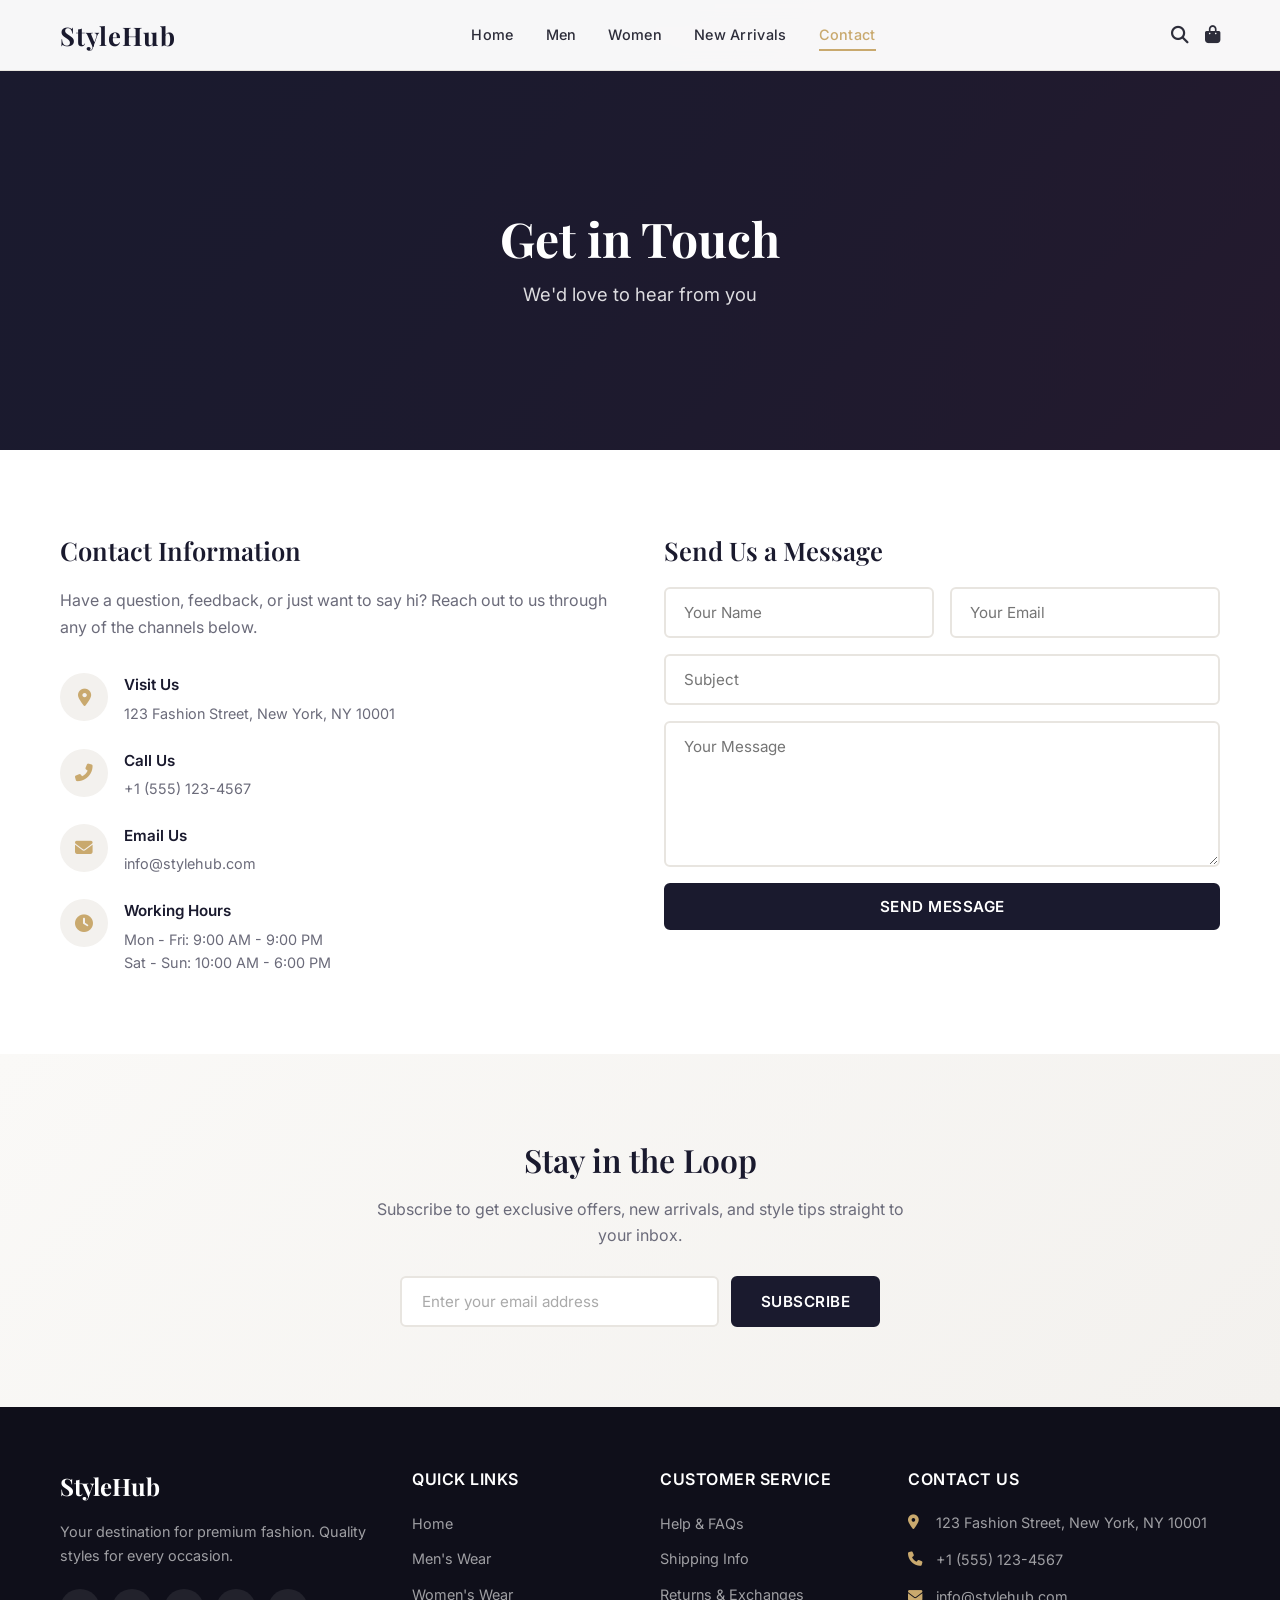
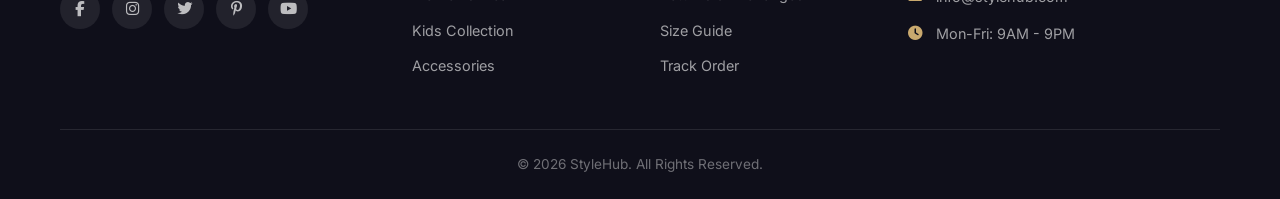
<file: contact.html>
<!DOCTYPE html>
<html lang="en">
<head>
  <meta charset="UTF-8">
  <meta name="viewport" content="width=device-width, initial-scale=1.0">
  <title>Contact Us - StyleHub</title>
  <link rel="preconnect" href="https://fonts.googleapis.com">
  <link rel="preconnect" href="https://fonts.gstatic.com" crossorigin>
  <link href="https://fonts.googleapis.com/css2?family=Inter:wght@300;400;500;600;700&family=Playfair+Display:wght@400;500;600;700&display=swap" rel="stylesheet">
  <link rel="stylesheet" href="https://cdnjs.cloudflare.com/ajax/libs/font-awesome/6.5.0/css/all.min.css">
  <link rel="stylesheet" href="style.css">
</head>
<body>

  <!-- Header -->
  <header class="header">
    <div class="container header__container">
      <a href="index.html" class="header__logo">StyleHub</a>
      <input type="checkbox" id="navToggle" class="nav-toggle" hidden>
      <nav class="header__nav">
        <ul class="header__nav-list">
          <li><a href="index.html" class="header__nav-link">Home</a></li>
          <li><a href="men.html" class="header__nav-link">Men</a></li>
          <li><a href="women.html" class="header__nav-link">Women</a></li>
          <li><a href="new-arrivals.html" class="header__nav-link">New Arrivals</a></li>
          <li><a href="contact.html" class="header__nav-link active">Contact</a></li>
        </ul>
      </nav>
      <div class="header__actions">
        <a href="#" class="header__icon"><i class="fas fa-search"></i></a>
        <a href="#" class="header__icon"><i class="fas fa-shopping-bag"></i></a>
        <label for="navToggle" class="header__menu-toggle" aria-label="Menu">
          <i class="fas fa-bars"></i>
        </label>
      </div>
    </div>
  </header>

  <!-- Page Hero -->
  <section class="page-hero page-hero--contact">
    <div class="page-hero__overlay"></div>
    <div class="container page-hero__container">
      <div class="page-hero__content">
        <h1 class="page-hero__title">Get in Touch</h1>
        <p class="page-hero__subtitle">We'd love to hear from you</p>
      </div>
    </div>
  </section>

  <!-- Contact Section -->
  <section class="contact section">
    <div class="container">
      <div class="contact__grid">
        <div class="contact__info">
          <h2 class="contact__heading">Contact Information</h2>
          <p class="contact__desc">Have a question, feedback, or just want to say hi? Reach out to us through any of the channels below.</p>
          <div class="contact__details">
            <div class="contact__item">
              <div class="contact__icon"><i class="fas fa-map-marker-alt"></i></div>
              <div>
                <h4>Visit Us</h4>
                <p>123 Fashion Street, New York, NY 10001</p>
              </div>
            </div>
            <div class="contact__item">
              <div class="contact__icon"><i class="fas fa-phone-alt"></i></div>
              <div>
                <h4>Call Us</h4>
                <p>+1 (555) 123-4567</p>
              </div>
            </div>
            <div class="contact__item">
              <div class="contact__icon"><i class="fas fa-envelope"></i></div>
              <div>
                <h4>Email Us</h4>
                <p>info@stylehub.com</p>
              </div>
            </div>
            <div class="contact__item">
              <div class="contact__icon"><i class="fas fa-clock"></i></div>
              <div>
                <h4>Working Hours</h4>
                <p>Mon - Fri: 9:00 AM - 9:00 PM<br>Sat - Sun: 10:00 AM - 6:00 PM</p>
              </div>
            </div>
          </div>
        </div>
        <div class="contact__form-wrapper">
          <h2 class="contact__heading">Send Us a Message</h2>
          <form class="contact__form">
            <div class="contact__form-row">
              <input type="text" class="contact__input" placeholder="Your Name" required>
              <input type="email" class="contact__input" placeholder="Your Email" required>
            </div>
            <input type="text" class="contact__input" placeholder="Subject">
            <textarea class="contact__textarea" placeholder="Your Message" rows="6" required></textarea>
            <button type="submit" class="btn btn--primary">Send Message</button>
          </form>
        </div>
      </div>
    </div>
  </section>

  <!-- Newsletter -->
  <section class="newsletter section">
    <div class="container">
      <div class="newsletter__content">
        <h2 class="newsletter__title">Stay in the Loop</h2>
        <p class="newsletter__desc">Subscribe to get exclusive offers, new arrivals, and style tips straight to your inbox.</p>
        <form class="newsletter__form">
          <input type="email" class="newsletter__input" placeholder="Enter your email address" required>
          <button type="submit" class="btn btn--primary">Subscribe</button>
        </form>
      </div>
    </div>
  </section>

  <!-- Footer -->
  <footer class="footer">
    <div class="container">
      <div class="footer__grid">
        <div class="footer__brand">
          <h3 class="footer__logo">StyleHub</h3>
          <p class="footer__desc">Your destination for premium fashion. Quality styles for every occasion.</p>
          <div class="footer__social">
            <a href="#" class="footer__social-link" aria-label="Facebook"><i class="fab fa-facebook-f"></i></a>
            <a href="#" class="footer__social-link" aria-label="Instagram"><i class="fab fa-instagram"></i></a>
            <a href="#" class="footer__social-link" aria-label="Twitter"><i class="fab fa-twitter"></i></a>
            <a href="#" class="footer__social-link" aria-label="Pinterest"><i class="fab fa-pinterest-p"></i></a>
            <a href="#" class="footer__social-link" aria-label="YouTube"><i class="fab fa-youtube"></i></a>
          </div>
        </div>
        <div class="footer__col">
          <h4 class="footer__heading">Quick Links</h4>
          <ul class="footer__links">
            <li><a href="index.html">Home</a></li>
            <li><a href="men.html">Men's Wear</a></li>
            <li><a href="women.html">Women's Wear</a></li>
            <li><a href="kids.html">Kids Collection</a></li>
            <li><a href="accessories.html">Accessories</a></li>
          </ul>
        </div>
        <div class="footer__col">
          <h4 class="footer__heading">Customer Service</h4>
          <ul class="footer__links">
            <li><a href="#">Help & FAQs</a></li>
            <li><a href="#">Shipping Info</a></li>
            <li><a href="#">Returns & Exchanges</a></li>
            <li><a href="#">Size Guide</a></li>
            <li><a href="#">Track Order</a></li>
          </ul>
        </div>
        <div class="footer__col">
          <h4 class="footer__heading">Contact Us</h4>
          <ul class="footer__contact">
            <li><i class="fas fa-map-marker-alt"></i> 123 Fashion Street, New York, NY 10001</li>
            <li><i class="fas fa-phone"></i> +1 (555) 123-4567</li>
            <li><i class="fas fa-envelope"></i> info@stylehub.com</li>
            <li><i class="fas fa-clock"></i> Mon-Fri: 9AM - 9PM</li>
          </ul>
        </div>
      </div>
      <div class="footer__bottom">
        <p>&copy; 2026 StyleHub. All Rights Reserved.</p>
      </div>
    </div>
  </footer>

</body>
</html>
</file>
<file: style.css>
/* ============================================
   StyleHub - Modern Fashion Store
   Author: StyleHub Team
   ============================================ */

/* === CSS Variables === */
:root {
  --color-primary: #1a1a2e;
  --color-primary-light: #16213e;
  --color-accent: #c9a96e;
  --color-accent-hover: #b8944e;
  --color-dark: #0f0f1a;
  --color-text: #2d2d3a;
  --color-text-light: #6b6b7a;
  --color-white: #ffffff;
  --color-bg: #faf9f7;
  --color-bg-alt: #f3f1ee;
  --color-border: #e8e5e0;
  --color-success: #2ecc71;
  --color-star: #f39c12;
  --font-heading: 'Playfair Display', Georgia, serif;
  --font-body: 'Inter', -apple-system, BlinkMacSystemFont, sans-serif;
  --shadow-sm: 0 2px 8px rgba(0, 0, 0, 0.06);
  --shadow-md: 0 4px 20px rgba(0, 0, 0, 0.08);
  --shadow-lg: 0 8px 40px rgba(0, 0, 0, 0.12);
  --radius-sm: 6px;
  --radius-md: 12px;
  --radius-lg: 20px;
  --transition: 0.3s ease;
  --max-width: 1200px;
}

/* === Reset & Base === */
*,
*::before,
*::after {
  margin: 0;
  padding: 0;
  box-sizing: border-box;
}

html {
  scroll-behavior: smooth;
  font-size: 16px;
}

body {
  font-family: var(--font-body);
  color: var(--color-text);
  background-color: var(--color-white);
  line-height: 1.6;
  -webkit-font-smoothing: antialiased;
}

a {
  text-decoration: none;
  color: inherit;
  transition: color var(--transition);
}

ul {
  list-style: none;
}

img {
  max-width: 100%;
  height: auto;
  display: block;
}

.container {
  max-width: var(--max-width);
  margin: 0 auto;
  padding: 0 20px;
}

.section {
  padding: 80px 0;
}

.section--gray {
  background-color: var(--color-bg);
}

.section__header {
  text-align: center;
  margin-bottom: 48px;
  padding: 0 20px;
}

.section__title {
  font-family: var(--font-heading);
  font-size: 2.25rem;
  font-weight: 600;
  color: var(--color-primary);
  margin-bottom: 12px;
}

.section__desc {
  color: var(--color-text-light);
  font-size: 1.05rem;
}

/* === Buttons === */
.btn {
  display: inline-flex;
  align-items: center;
  justify-content: center;
  gap: 8px;
  padding: 12px 28px;
  font-family: var(--font-body);
  font-size: 0.95rem;
  font-weight: 600;
  border: 2px solid transparent;
  border-radius: var(--radius-sm);
  cursor: pointer;
  transition: all var(--transition);
  text-transform: uppercase;
  letter-spacing: 0.5px;
}

.btn--primary {
  background: var(--color-primary);
  color: var(--color-white);
  border-color: var(--color-primary);
}

.btn--primary:hover {
  background: var(--color-accent);
  border-color: var(--color-accent);
  transform: translateY(-2px);
  box-shadow: var(--shadow-md);
}

.btn--secondary {
  background: transparent;
  color: var(--color-white);
  border-color: var(--color-white);
}

.btn--secondary:hover {
  background: var(--color-white);
  color: var(--color-primary);
  transform: translateY(-2px);
}

.btn--outline {
  background: transparent;
  color: var(--color-primary);
  border-color: var(--color-accent);
  padding: 10px 24px;
  font-size: 0.85rem;
}

.btn--outline:hover {
  background: var(--color-accent);
  color: var(--color-white);
  transform: translateY(-2px);
}

.btn--dark {
  background: var(--color-primary);
  color: var(--color-white);
  padding: 10px 20px;
  font-size: 0.82rem;
  width: 100%;
}

.btn--dark:hover {
  background: var(--color-accent);
  transform: translateY(-2px);
}

.btn--large {
  padding: 16px 40px;
  font-size: 1.05rem;
}

/* === Header === */
.header {
  position: fixed;
  top: 0;
  left: 0;
  right: 0;
  z-index: 1000;
  background: rgba(255, 255, 255, 0.97);
  backdrop-filter: blur(10px);
  border-bottom: 1px solid var(--color-border);
  transition: all var(--transition);
}

.header__container {
  display: flex;
  align-items: center;
  justify-content: space-between;
  height: 70px;
}

.header__logo {
  font-family: var(--font-heading);
  font-size: 1.6rem;
  font-weight: 700;
  color: var(--color-primary);
  letter-spacing: 1px;
}

.header__logo:hover {
  color: var(--color-accent);
}

.header__nav-list {
  display: flex;
  gap: 32px;
}

.header__nav-link {
  font-size: 0.9rem;
  font-weight: 500;
  color: var(--color-text);
  padding: 6px 0;
  position: relative;
  letter-spacing: 0.3px;
}

.header__nav-link::after {
  content: '';
  position: absolute;
  bottom: -2px;
  left: 0;
  width: 0;
  height: 2px;
  background: var(--color-accent);
  transition: width var(--transition);
}

.header__nav-link:hover::after,
.header__nav-link.active::after {
  width: 100%;
}

.header__nav-link:hover,
.header__nav-link.active {
  color: var(--color-accent);
}

.header__actions {
  display: flex;
  align-items: center;
  gap: 16px;
}

.header__icon {
  font-size: 1.1rem;
  color: var(--color-text);
  transition: color var(--transition);
}

.header__icon:hover {
  color: var(--color-accent);
}

.header__menu-toggle {
  display: none;
  background: none;
  border: none;
  font-size: 1.3rem;
  cursor: pointer;
  color: var(--color-text);
  padding: 4px;
}

/* === Hero Section === */
.hero {
  position: relative;
  min-height: 90vh;
  display: flex;
  align-items: center;
  background: linear-gradient(135deg, #1a1a2e 0%, #16213e 50%, #0f3460 100%);
  overflow: hidden;
  margin-top: 0;
  padding-top: 70px;
}

.hero::before {
  content: '';
  position: absolute;
  top: 0;
  right: 0;
  width: 50%;
  height: 100%;
  background: url('https://images.unsplash.com/photo-1469334031218-e382a71b716b?w=1000&h=900&fit=crop') center/cover no-repeat;
  opacity: 0.3;
}

.hero__overlay {
  position: absolute;
  inset: 0;
  background: linear-gradient(90deg, rgba(26,26,46,0.95) 0%, rgba(26,26,46,0.7) 50%, rgba(26,26,46,0.3) 100%);
}

.hero__container {
  position: relative;
  z-index: 2;
  width: 100%;
}

.hero__content {
  max-width: 600px;
}

.hero__badge {
  display: inline-block;
  background: var(--color-accent);
  color: var(--color-white);
  padding: 6px 18px;
  font-size: 0.8rem;
  font-weight: 600;
  text-transform: uppercase;
  letter-spacing: 1.5px;
  border-radius: var(--radius-sm);
  margin-bottom: 24px;
}

.hero__title {
  font-family: var(--font-heading);
  font-size: 3.5rem;
  font-weight: 700;
  color: var(--color-white);
  line-height: 1.15;
  margin-bottom: 16px;
}

.hero__subtitle {
  font-size: 1.15rem;
  color: rgba(255, 255, 255, 0.8);
  margin-bottom: 36px;
  line-height: 1.7;
}

.hero__buttons {
  display: flex;
  gap: 16px;
  flex-wrap: wrap;
}

/* === Page Hero (Category Pages) === */
.page-hero {
  position: relative;
  min-height: 50vh;
  display: flex;
  align-items: center;
  overflow: hidden;
  margin-top: 0;
  padding-top: 70px;
}

.page-hero__overlay {
  position: absolute;
  inset: 0;
  background: linear-gradient(90deg, rgba(26,26,46,0.92) 0%, rgba(26,26,46,0.5) 100%);
}

.page-hero__container {
  position: relative;
  z-index: 2;
  width: 100%;
}

.page-hero__content {
  text-align: center;
  max-width: 700px;
  margin: 0 auto;
}

.page-hero__title {
  font-family: var(--font-heading);
  font-size: 3rem;
  font-weight: 700;
  color: var(--color-white);
  line-height: 1.2;
  margin-bottom: 12px;
}

.page-hero__subtitle {
  font-size: 1.15rem;
  color: rgba(255, 255, 255, 0.85);
}

.page-hero--men {
  background: linear-gradient(135deg, #1a1a2e 0%, #2d2d44 100%);
}

.page-hero--men::before {
  content: '';
  position: absolute;
  top: 0;
  right: 0;
  width: 50%;
  height: 100%;
  background: url('https://images.unsplash.com/photo-1617137968427-85924d1c11a2?w=1000&h=600&fit=crop') center/cover no-repeat;
  opacity: 0.25;
}

.page-hero--women {
  background: linear-gradient(135deg, #1a1a2e 0%, #3d1f3d 100%);
}

.page-hero--women::before {
  content: '';
  position: absolute;
  top: 0;
  right: 0;
  width: 50%;
  height: 100%;
  background: url('https://images.unsplash.com/photo-1595777457583-95e059d581b8?w=1000&h=600&fit=crop') center/cover no-repeat;
  opacity: 0.25;
}

.page-hero--kids {
  background: linear-gradient(135deg, #1a1a2e 0%, #1f4a3d 100%);
}

.page-hero--kids::before {
  content: '';
  position: absolute;
  top: 0;
  right: 0;
  width: 50%;
  height: 100%;
  background: url('https://images.unsplash.com/photo-1622290291468-a28f7a7dc6a8?w=1000&h=600&fit=crop') center/cover no-repeat;
  opacity: 0.25;
}

.page-hero--accessories {
  background: linear-gradient(135deg, #1a1a2e 0%, #2d1f1f 100%);
}

.page-hero--accessories::before {
  content: '';
  position: absolute;
  top: 0;
  right: 0;
  width: 50%;
  height: 100%;
  background: url('https://images.unsplash.com/photo-1606760227091-3dd870d97f1d?w=1000&h=600&fit=crop') center/cover no-repeat;
  opacity: 0.25;
}

.page-hero--arrivals {
  background: linear-gradient(135deg, #1a1a2e 0%, #1a2e2e 100%);
}

.page-hero--arrivals::before {
  content: '';
  position: absolute;
  top: 0;
  right: 0;
  width: 50%;
  height: 100%;
  background: url('https://images.unsplash.com/photo-1469334031218-e382a71b716b?w=1000&h=600&fit=crop') center/cover no-repeat;
  opacity: 0.25;
}

.page-hero--contact {
  background: linear-gradient(135deg, #1a1a2e 0%, #2e1a2e 100%);
}

.page-hero--contact::before {
  content: '';
  position: absolute;
  top: 0;
  right: 0;
  width: 50%;
  height: 100%;
  background: url('https://images.unsplash.com/photo-1486312338219-ce68d2c6f44d?w=1000&h=600&fit=crop') center/cover no-repeat;
  opacity: 0.25;
}

/* === Filter Bar === */
.filter-bar {
  border-bottom: 1px solid var(--color-border);
  padding: 16px 0;
}

.filter-bar__container {
  display: flex;
  justify-content: space-between;
  align-items: center;
}

.filter-bar__count {
  font-size: 0.9rem;
  color: var(--color-text-light);
  font-weight: 500;
}

.filter-bar__sort {
  display: flex;
  align-items: center;
  gap: 8px;
  font-size: 0.9rem;
  color: var(--color-text-light);
}

.filter-bar__select {
  padding: 8px 12px;
  border: 1px solid var(--color-border);
  border-radius: var(--radius-sm);
  font-family: var(--font-body);
  font-size: 0.85rem;
  background: var(--color-white);
  color: var(--color-text);
  cursor: pointer;
  outline: none;
}

.filter-bar__select:focus {
  border-color: var(--color-accent);
}

/* === Product Card Badge === */
.product-card {
  position: relative;
}

.product-card__badge {
  position: absolute;
  top: 12px;
  left: 12px;
  background: var(--color-accent);
  color: var(--color-white);
  padding: 4px 12px;
  font-size: 0.72rem;
  font-weight: 700;
  text-transform: uppercase;
  letter-spacing: 0.5px;
  border-radius: var(--radius-sm);
  z-index: 2;
}

.product-card__badge--sale {
  background: #e74c3c;
}

/* === Contact Section === */
.contact__grid {
  display: grid;
  grid-template-columns: 1fr 1fr;
  gap: 48px;
  align-items: start;
}

.contact__heading {
  font-family: var(--font-heading);
  font-size: 1.6rem;
  font-weight: 600;
  color: var(--color-primary);
  margin-bottom: 16px;
}

.contact__desc {
  color: var(--color-text-light);
  font-size: 1rem;
  line-height: 1.7;
  margin-bottom: 32px;
}

.contact__details {
  display: flex;
  flex-direction: column;
  gap: 24px;
}

.contact__item {
  display: flex;
  gap: 16px;
  align-items: flex-start;
}

.contact__icon {
  width: 48px;
  height: 48px;
  min-width: 48px;
  border-radius: 50%;
  background: var(--color-bg-alt);
  display: flex;
  align-items: center;
  justify-content: center;
  color: var(--color-accent);
  font-size: 1.1rem;
}

.contact__item h4 {
  font-size: 0.95rem;
  font-weight: 600;
  color: var(--color-primary);
  margin-bottom: 4px;
}

.contact__item p {
  font-size: 0.9rem;
  color: var(--color-text-light);
  line-height: 1.6;
}

.contact__form {
  display: flex;
  flex-direction: column;
  gap: 16px;
}

.contact__form-row {
  display: grid;
  grid-template-columns: 1fr 1fr;
  gap: 16px;
}

.contact__input,
.contact__textarea {
  width: 100%;
  padding: 14px 18px;
  border: 2px solid var(--color-border);
  border-radius: var(--radius-sm);
  font-family: var(--font-body);
  font-size: 0.95rem;
  outline: none;
  transition: border-color var(--transition);
  background: var(--color-white);
}

.contact__input:focus,
.contact__textarea:focus {
  border-color: var(--color-accent);
}

.contact__textarea {
  resize: vertical;
  min-height: 140px;
}

/* === Featured Categories === */
.categories__grid {
  display: grid;
  grid-template-columns: repeat(4, 1fr);
  gap: 24px;
}

.category-card {
  position: relative;
  border-radius: var(--radius-md);
  overflow: hidden;
  box-shadow: var(--shadow-sm);
  transition: all var(--transition);
  cursor: pointer;
  background: var(--color-white);
}

.category-card:hover {
  transform: translateY(-6px);
  box-shadow: var(--shadow-lg);
}

.category-card__image {
  height: 280px;
  overflow: hidden;
}

.category-card__image img {
  width: 100%;
  height: 100%;
  object-fit: cover;
  transition: transform 0.6s ease;
}

.category-card:hover .category-card__image img {
  transform: scale(1.08);
}

.category-card__body {
  padding: 20px;
  text-align: center;
}

.category-card__title {
  font-family: var(--font-heading);
  font-size: 1.2rem;
  font-weight: 600;
  color: var(--color-primary);
  margin-bottom: 14px;
}

/* === New Arrivals === */
.arrivals__grid {
  display: grid;
  grid-template-columns: repeat(4, 1fr);
  gap: 24px;
}

.product-card {
  background: var(--color-white);
  border-radius: var(--radius-md);
  overflow: hidden;
  box-shadow: var(--shadow-sm);
  transition: all var(--transition);
}

.product-card:hover {
  transform: translateY(-6px);
  box-shadow: var(--shadow-lg);
}

.product-card__image {
  height: 280px;
  overflow: hidden;
  background: var(--color-bg);
}

.product-card__image img {
  width: 100%;
  height: 100%;
  object-fit: cover;
  transition: transform 0.6s ease;
}

.product-card:hover .product-card__image img {
  transform: scale(1.08);
}

.product-card__body {
  padding: 18px;
}

.product-card__title {
  font-size: 1rem;
  font-weight: 600;
  color: var(--color-primary);
  margin-bottom: 6px;
}

.product-card__price {
  font-size: 1.1rem;
  font-weight: 700;
  color: var(--color-accent);
  margin-bottom: 8px;
}

.product-card__rating {
  display: flex;
  gap: 2px;
  margin-bottom: 14px;
  font-size: 0.85rem;
  color: var(--color-star);
}

.product-card__rating .far {
  color: #ddd;
}

/* === Special Offer === */
.offer {
  padding: 0;
}

.offer__banner {
  background: linear-gradient(135deg, #1a1a2e 0%, #0f3460 100%);
  padding: 80px 0;
  text-align: center;
  position: relative;
  overflow: hidden;
}

.offer__banner::before {
  content: '';
  position: absolute;
  top: -50%;
  left: -50%;
  width: 200%;
  height: 200%;
  background: radial-gradient(circle, rgba(201,169,110,0.08) 0%, transparent 60%);
  animation: pulse 4s ease-in-out infinite;
}

@keyframes pulse {
  0%, 100% { transform: scale(1); }
  50% { transform: scale(1.05); }
}

.offer__tag {
  display: inline-block;
  background: #e74c3c;
  color: var(--color-white);
  padding: 6px 20px;
  font-size: 0.8rem;
  font-weight: 700;
  text-transform: uppercase;
  letter-spacing: 2px;
  border-radius: var(--radius-sm);
  margin-bottom: 20px;
  position: relative;
  z-index: 1;
}

.offer__title {
  font-family: var(--font-heading);
  font-size: 2.5rem;
  font-weight: 700;
  color: var(--color-white);
  margin-bottom: 12px;
  position: relative;
  z-index: 1;
}

.offer__desc {
  color: rgba(255, 255, 255, 0.8);
  font-size: 1.1rem;
  margin-bottom: 28px;
  position: relative;
  z-index: 1;
}

/* === About Section === */
.about__content {
  max-width: 900px;
  margin: 0 auto;
}

.about__text p {
  color: var(--color-text-light);
  font-size: 1.05rem;
  line-height: 1.8;
  margin-bottom: 16px;
  text-align: center;
}

.about__stats {
  display: grid;
  grid-template-columns: repeat(4, 1fr);
  gap: 30px;
  margin-top: 48px;
  text-align: center;
}

.about__stat-number {
  display: block;
  font-family: var(--font-heading);
  font-size: 2.2rem;
  font-weight: 700;
  color: var(--color-accent);
  margin-bottom: 4px;
}

.about__stat-label {
  font-size: 0.9rem;
  color: var(--color-text-light);
  font-weight: 500;
}

/* === Customer Reviews === */
.reviews__grid {
  display: grid;
  grid-template-columns: repeat(3, 1fr);
  gap: 28px;
}

.review-card {
  background: var(--color-white);
  padding: 32px;
  border-radius: var(--radius-md);
  box-shadow: var(--shadow-sm);
  transition: all var(--transition);
}

.review-card:hover {
  transform: translateY(-4px);
  box-shadow: var(--shadow-md);
}

.review-card__stars {
  color: var(--color-star);
  font-size: 0.9rem;
  margin-bottom: 16px;
  display: flex;
  gap: 2px;
}

.review-card__stars .fa-star-half-alt {
  color: var(--color-star);
}

.review-card__text {
  color: var(--color-text);
  font-size: 0.95rem;
  line-height: 1.7;
  margin-bottom: 20px;
  font-style: italic;
}

.review-card__author {
  display: flex;
  align-items: center;
  gap: 14px;
}

.review-card__avatar {
  width: 52px;
  height: 52px;
  border-radius: 50%;
  object-fit: cover;
}

.review-card__name {
  font-size: 0.95rem;
  font-weight: 600;
  color: var(--color-primary);
  margin-bottom: 2px;
}

.review-card__role {
  font-size: 0.82rem;
  color: var(--color-text-light);
}

/* === Newsletter === */
.newsletter {
  background: linear-gradient(135deg, var(--color-bg) 0%, var(--color-bg-alt) 100%);
}

.newsletter__content {
  max-width: 560px;
  margin: 0 auto;
  text-align: center;
}

.newsletter__title {
  font-family: var(--font-heading);
  font-size: 2rem;
  font-weight: 600;
  color: var(--color-primary);
  margin-bottom: 12px;
}

.newsletter__desc {
  color: var(--color-text-light);
  font-size: 1rem;
  margin-bottom: 28px;
}

.newsletter__form {
  display: flex;
  gap: 12px;
  max-width: 480px;
  margin: 0 auto;
}

.newsletter__input {
  flex: 1;
  padding: 14px 20px;
  border: 2px solid var(--color-border);
  border-radius: var(--radius-sm);
  font-family: var(--font-body);
  font-size: 0.95rem;
  outline: none;
  transition: border-color var(--transition);
}

.newsletter__input:focus {
  border-color: var(--color-accent);
}

.newsletter__input::placeholder {
  color: #aaa;
}

/* === Footer === */
.footer {
  background: var(--color-dark);
  color: rgba(255, 255, 255, 0.85);
  padding: 60px 0 0;
}

.footer__grid {
  display: grid;
  grid-template-columns: 1.5fr 1fr 1fr 1.5fr;
  gap: 40px;
  padding-bottom: 40px;
  border-bottom: 1px solid rgba(255, 255, 255, 0.1);
}

.footer__logo {
  font-family: var(--font-heading);
  font-size: 1.5rem;
  font-weight: 700;
  color: var(--color-white);
  margin-bottom: 14px;
}

.footer__desc {
  font-size: 0.9rem;
  line-height: 1.7;
  color: rgba(255, 255, 255, 0.6);
  margin-bottom: 20px;
}

.footer__social {
  display: flex;
  gap: 12px;
}

.footer__social-link {
  display: flex;
  align-items: center;
  justify-content: center;
  width: 40px;
  height: 40px;
  border-radius: 50%;
  background: rgba(255, 255, 255, 0.08);
  color: rgba(255, 255, 255, 0.7);
  font-size: 0.95rem;
  transition: all var(--transition);
}

.footer__social-link:hover {
  background: var(--color-accent);
  color: var(--color-white);
  transform: translateY(-3px);
}

.footer__heading {
  font-size: 1rem;
  font-weight: 600;
  color: var(--color-white);
  margin-bottom: 18px;
  text-transform: uppercase;
  letter-spacing: 0.5px;
}

.footer__links li {
  margin-bottom: 10px;
}

.footer__links a {
  color: rgba(255, 255, 255, 0.6);
  font-size: 0.9rem;
  transition: color var(--transition);
}

.footer__links a:hover {
  color: var(--color-accent);
}

.footer__contact li {
  display: flex;
  gap: 12px;
  margin-bottom: 14px;
  color: rgba(255, 255, 255, 0.6);
  font-size: 0.9rem;
}

.footer__contact i {
  margin-top: 4px;
  color: var(--color-accent);
  width: 16px;
}

.footer__bottom {
  text-align: center;
  padding: 24px 0;
  color: rgba(255, 255, 255, 0.4);
  font-size: 0.85rem;
}

/* === Responsive === */

/* Tablet (768px - 1024px) */
@media (max-width: 1024px) {
  .categories__grid {
    grid-template-columns: repeat(2, 1fr);
  }

  .arrivals__grid {
    grid-template-columns: repeat(2, 1fr);
  }

  .reviews__grid {
    grid-template-columns: repeat(2, 1fr);
  }

  .footer__grid {
    grid-template-columns: repeat(2, 1fr);
    gap: 30px;
  }

  .hero__title {
    font-size: 2.8rem;
  }

  .page-hero__title {
    font-size: 2.4rem;
  }
}

/* Mobile (< 768px) */
@media (max-width: 767px) {
  .header__nav {
    position: fixed;
    top: 70px;
    left: 0;
    right: 0;
    background: var(--color-white);
    border-bottom: 1px solid var(--color-border);
    padding: 20px;
    transform: translateY(-100%);
    opacity: 0;
    visibility: hidden;
    transition: all 0.4s ease;
  }

  .nav-toggle:checked ~ .header__nav {
    transform: translateY(0);
    opacity: 1;
    visibility: visible;
  }

  .header__nav-list {
    flex-direction: column;
    gap: 16px;
  }

  .header__nav-link {
    font-size: 1rem;
  }

  .header__menu-toggle {
    display: block;
  }

  .hero {
    min-height: 70vh;
  }

  .hero__title {
    font-size: 2rem;
  }

  .hero__subtitle {
    font-size: 1rem;
  }

  .page-hero {
    min-height: 35vh;
  }

  .page-hero__title {
    font-size: 2rem;
  }

  .page-hero__subtitle {
    font-size: 1rem;
  }

  .hero__buttons {
    flex-direction: column;
  }

  .hero__buttons .btn {
    width: 100%;
    text-align: center;
  }

  .section {
    padding: 50px 0;
  }

  .section__title {
    font-size: 1.6rem;
  }

  .categories__grid {
    grid-template-columns: 1fr;
    gap: 20px;
  }

  .category-card__image {
    height: 220px;
  }

  .arrivals__grid {
    grid-template-columns: repeat(2, 1fr);
    gap: 14px;
  }

  .product-card__image {
    height: 200px;
  }

  .offer__title {
    font-size: 1.6rem;
  }

  .offer__banner {
    padding: 50px 0;
  }

  .about__stats {
    grid-template-columns: repeat(2, 1fr);
    gap: 24px;
  }

  .about__stat-number {
    font-size: 1.8rem;
  }

  .reviews__grid {
    grid-template-columns: 1fr;
  }

  .contact__grid {
    grid-template-columns: 1fr;
    gap: 32px;
  }

  .contact__form-row {
    grid-template-columns: 1fr;
  }

  .filter-bar__container {
    flex-direction: column;
    gap: 8px;
  }

  .newsletter__form {
    flex-direction: column;
  }

  .newsletter__form .btn {
    width: 100%;
  }

  .footer__grid {
    grid-template-columns: 1fr;
    gap: 30px;
  }

  .footer__brand {
    text-align: center;
  }

  .footer__social {
    justify-content: center;
  }
}

/* Small Mobile (< 480px) */
@media (max-width: 480px) {
  .arrivals__grid {
    grid-template-columns: 1fr;
  }

  .hero__title {
    font-size: 1.7rem;
  }

  .container {
    padding: 0 16px;
  }
}

/* === Accessibility === */
@media (prefers-reduced-motion: reduce) {
  *,
  *::before,
  *::after {
    animation-duration: 0.01ms !important;
    transition-duration: 0.01ms !important;
  }
}

.sr-only {
  position: absolute;
  width: 1px;
  height: 1px;
  padding: 0;
  margin: -1px;
  overflow: hidden;
  clip: rect(0, 0, 0, 0);
  white-space: nowrap;
  border: 0;
}
</file>
